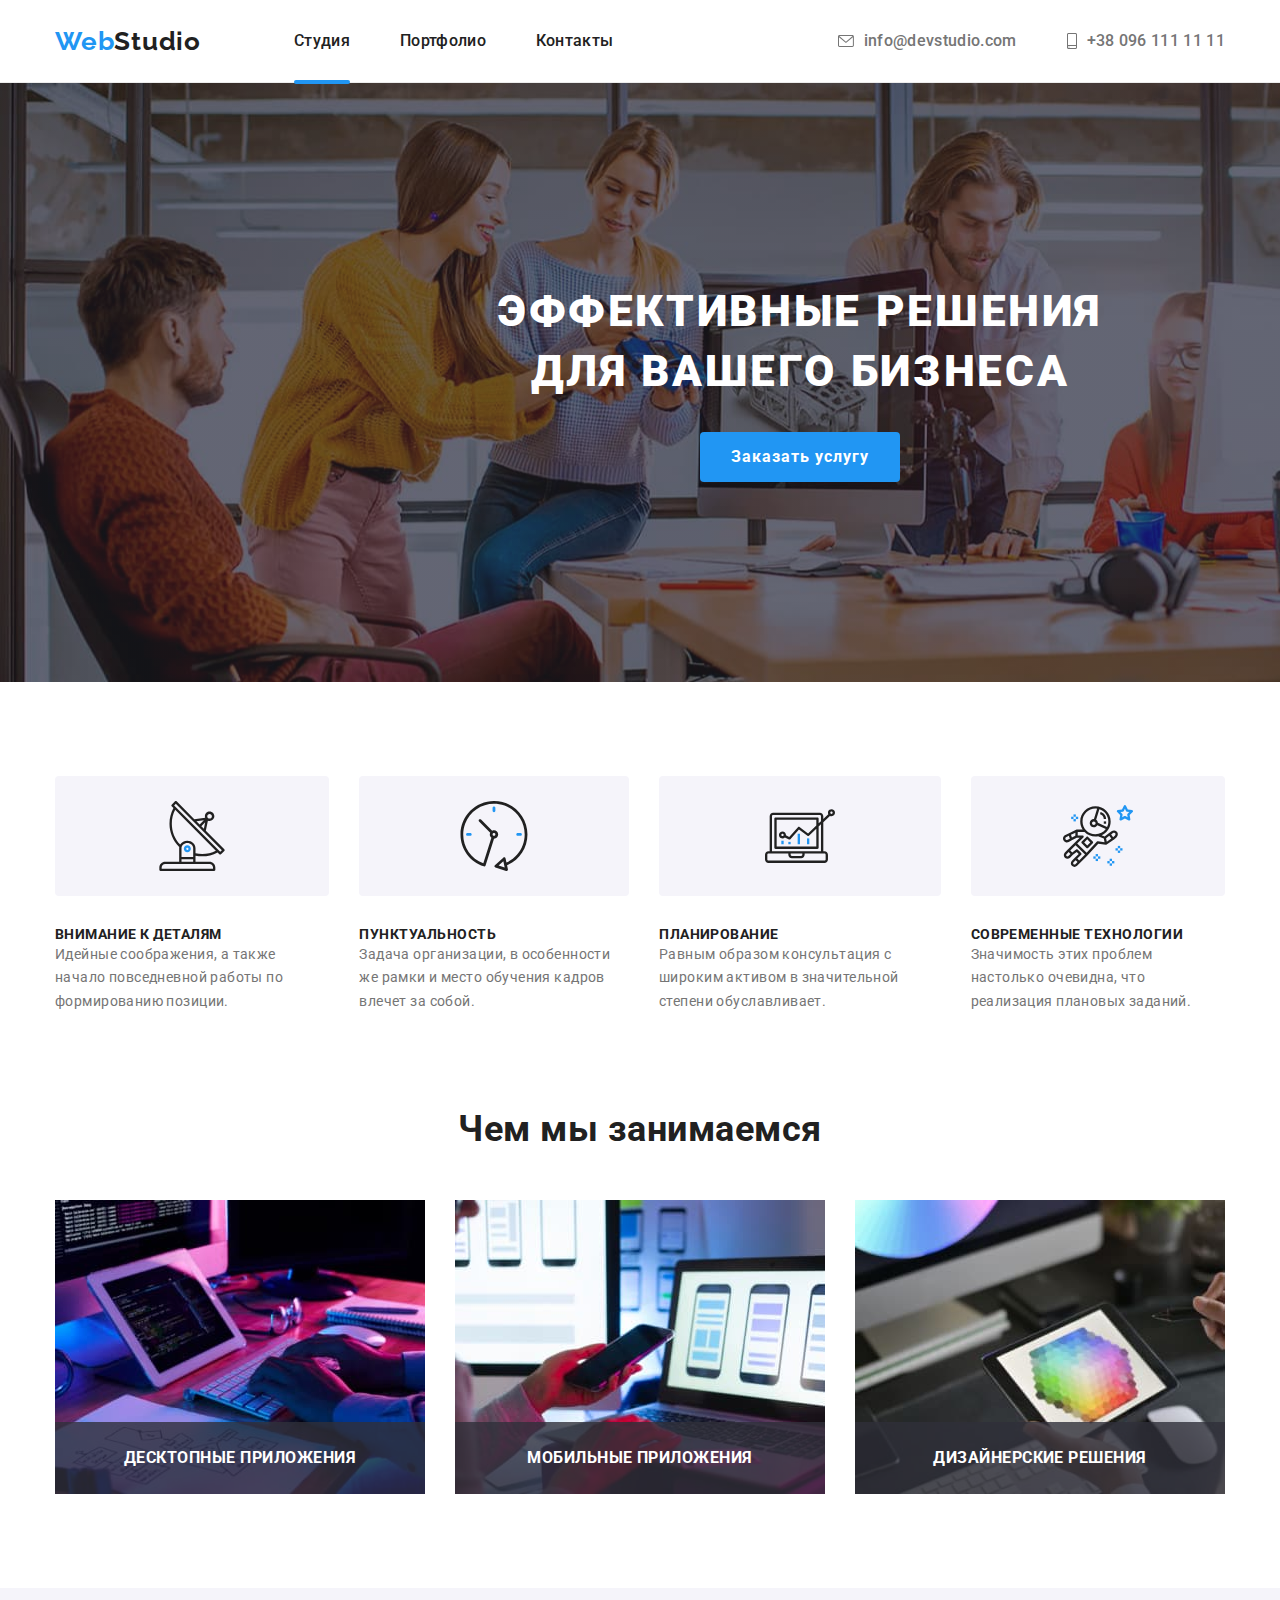
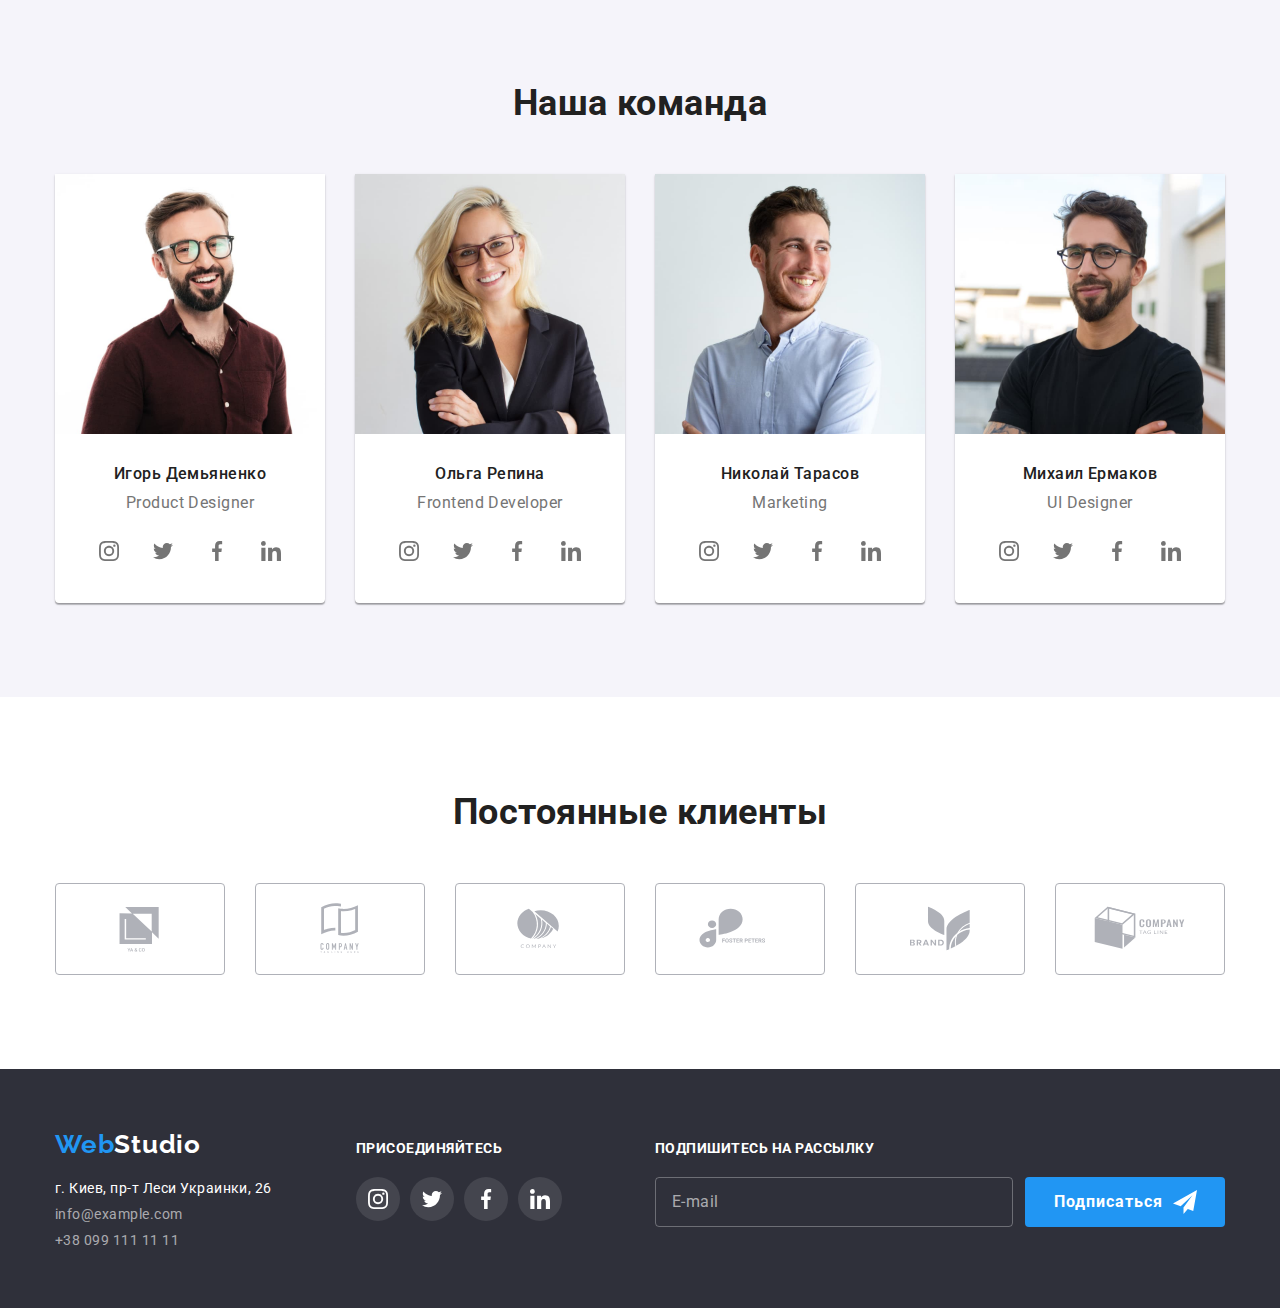
<file: index.html>
<!DOCTYPE html>
<html lang="ru">

<head>
    <meta charset="UTF-8">
    <meta http-equiv="X-UA-Compatible" content="IE=edge">
    <meta name="viewport" content="width=device-width, initial-scale=1.0">
    <title>Document</title>
    <link rel="preconnect" href="https://fonts.googleapis.com">
    <link rel="preconnect" href="https://fonts.gstatic.com" crossorigin>
    <link
        href="https://fonts.googleapis.com/css2?family=Raleway:wght@700&family=Roboto:wght@400;500;700;900&display=swap"
        rel="stylesheet">
    <link rel="stylesheet" href="./css/main.min.css">
</head>
<body>
    <!-- header -->
    <header class="header">
        <div class="container header__container">
            <a class="logo header__logo" href="./index.html"> Web<span class="header-logo__accent">Studio</span></a>
            <!-- navigation -->
            <nav class="header-nav">
                <ul class="header-nav__list">
                    <li class="header-nav__item">
                        <a class="header-nav__link header-nav__link--current" href="./index.html">Студия</a>
                    </li>
                    <li class="header-nav__item">
                        <a class="header-nav__link " href="./portfolio.html">Портфолио</a>
                    </li>
                    <li class="header-nav__item">
                        <a class="header-nav__link " href="">Контакты</a>
                    </li>
                </ul>
            </nav>
            <!-- contacts -->
            <ul class="header-contact" >
                <li class="header-contact__item" >                    
                    <a class="header-contact__link" href="mailto:info@devstudio.com">
                            <svg class="header-contact__icon" width="16px" height="12px">
                                <use href="./img-vect/sprite.svg#icon-envelope"></use>
                            </svg>                    
                        info@devstudio.com
                    </a>
                </li>
                <li class="header-contact__item header-list">
                    <a class="header-contact__link" href="tel:+380961111111">
                        <svg class="header-contact__icon" width="10px" height="16px">
                            <use href="./img-vect/sprite.svg#icon-smartphone"></use>
                        </svg>
                        +38 096 111 11 11
                    </a>
                </li>                
            </ul>
        </div>
    </header>
    <!-- main_content -->
    <main>
        <!-- hero_section -->
        <section class="hero">
            <div class="container">
                <h1 class="hero__title ">Эффективные решения для вашего бизнеса</h1>
                <button data-modal-open class="button" type="button">Заказать услугу</button>
            </div>
        </section>
        <!-- our_features -->
        <section class="section ">
            <div class="container">
                <h2 class="section__title section__title--visually-hidden">Наши особенности</h2>
                <ul class="features">
                    <li class="features__item ">
                        <div class="features__block">
                            <svg class="features__icon">
                                <use href="./img-vect/sprite.svg#icon-antenna">
                                </use>
                            </svg>
                        </div>
                        <h3 class="features__title">Внимание к деталям</h3>
                        <p class="features__text">Идейные соображения, а также начало повседневной работы по формированию
                            позиции.</p>
                    </li>
                    <li class="features__item ">
                        <div class="features__block">
                            <svg class="features__icon">
                                <use href="./img-vect/sprite.svg#icon-clock">
                                </use>
                            </svg>
                        </div>
                        <h3 class="features__title">Пунктуальность</h3>
                        <p class="features__text">Задача организации, в особенности же рамки и место обучения кадров
                            влечет за собой.</p>
                    </li>
                    <li class="features__item ">
                        <div class="features__block">
                            <svg class="features__icon">
                                <use href="./img-vect/sprite.svg#icon-diagram">
                                </use>
                            </svg>
                        </div>
                        <h3 class="features__title">Планирование</h3>
                        <p class="features__text">Равным образом консультация с широким активом в значительной степени
                            обуславливает.</p>
                    </li>
                    <li class="features__item ">
                        <div class="features__block">
                            <svg class="features__icon">
                                <use href="./img-vect/sprite.svg#icon-astronaut">
                                </use>
                            </svg>
                        </div>
                        <h3 class="features__title">Современные технологии</h3>
                        <p class="features__text">Значимость этих проблем настолько очевидна, что реализация плановых
                            заданий.</p>
                    </li>
                </ul>
            </div>
        </section>
<!-- our_actions -->
        <section class="section section--no-padding-top">
            <div class="container">
                <h2 class="section__title">Чем мы занимаемся</h2>
                <ul class="actions">
                    <li class="actions__item"><img src="./img-rast/action1.jpg" alt="Планшет" width="370">
                        <div class="actions__block">
                            <p class="actions__description">Десктопные приложения</p>
                        </div>
                    </li>
                    <li class="actions__item"><img src="./img-rast/action2.jpg" alt="Планшет" width="370">
                        <div class="actions__block">
                            <p class="actions__description">Мобильные приложения</p>
                        </div>
                    </li>
                    <li class="actions__item"><img src="./img-rast/action3.jpg" alt="Планшет" width="370">
                        <div class="actions__block">
                            <p class="actions__description">Дизайнерские решения</p>
                        </div>
                    </li>
                </ul>
            </div>
        </section>
<!-- our_team -->
        <section class="section section--team-background">
            <div class="container">
                <h2 class="section__title"> Наша команда</h2>
                <ul class="team">
                    <li class="team__item">
                        <img class="team__photo" src="./img-rast/member1.jpg" alt="Игорь Демьяненко" width="270">
                        <div class="team__detail">
                            <h3 class="team__title">Игорь Демьяненко</h3>
                            <p class="team__text">Product Designer</p>
                        <ul class="social">
                            <li class="social_item">
                                <a class="social__link" href="">
                                    <svg width="20" height="20">
                                        <use href="./img-vect/sprite.svg#icon-instagram"></use> 
                                    </svg>
                                </a>
                            </li>
                            <li class="social_item">
                                <a class="social__link" href="">
                                    <svg width="20" height="20">
                                        <use href="./img-vect/sprite.svg#icon-twitter"></use>
                                    </svg>
                                </a>
                            </li>
                            <li class="social_item">
                                <a class="social__link" href="">
                                    <svg width="20" height="20">
                                        <use href="./img-vect/sprite.svg#icon-facebook"></use>
                                    </svg>
                                </a>
                            </li>
                            <li class="social_item">
                                <a class="social__link" href="">
                                    <svg width="20" height="20">
                                        <use href="./img-vect/sprite.svg#icon-linkedin"></use>
                                    </svg>
                                </a>
                            </li>

                        </ul>
                        </div>                     
                    </li>
                    <li class="team__item">
                        <img class="team__photo" src="./img-rast/member2.jpg" alt="Ольга Репина" width="270">
                        <div class="team__detail">
                            <h3 class="team__title">Ольга Репина</h3>
                            <p class="team__text">Frontend Developer</p>
                        <ul class="social">
                            <li class="social_item">
                                <a class="social__link" href="">
                                    <svg width="20" height="20">
                                        <use href="./img-vect/sprite.svg#icon-instagram"></use>
                                    </svg>
                                </a>
                            </li>
                            <li class="social_item">
                                <a class="social__link" href="">
                                    <svg width="20" height="20">
                                        <use href="./img-vect/sprite.svg#icon-twitter"></use>
                                    </svg>
                                </a>
                            </li>
                            <li class="social_item">
                                <a class="social__link" href="">
                                    <svg width="20" height="20">
                                        <use href="./img-vect/sprite.svg#icon-facebook"></use>
                                    </svg>
                                </a>
                            </li>
                            <li class="social_item">
                                <a class="social__link" href="">
                                    <svg width="20" height="20">
                                        <use href="./img-vect/sprite.svg#icon-linkedin"></use>
                                    </svg>
                                </a>
                            </li>
                        
                        </ul>
                        </div>
                    </li>
                    <li class="team__item">
                        <img class="team__photo" src="./img-rast/member3.jpg" alt="Николай Тарасов" width="270">
                        <div class="team__detail">
                            <h3 class="team__title">Николай Тарасов</h3>
                            <p class="team__text">Marketing</p>
                        <ul class="social">
                            <li class="social_item">
                                <a class="social__link" href="">
                                    <svg width="20" height="20">
                                        <use href="./img-vect/sprite.svg#icon-instagram"></use>
                                    </svg>
                                </a>
                            </li>
                            <li class="social_item">
                                <a class="social__link" href="">
                                    <svg width="20" height="20">
                                        <use href="./img-vect/sprite.svg#icon-twitter"></use>
                                    </svg>
                                </a>
                            </li>
                            <li class="social_item">
                                <a class="social__link" href="">
                                    <svg width="20" height="20">
                                        <use href="./img-vect/sprite.svg#icon-facebook"></use>
                                    </svg>
                                </a>
                            </li>
                            <li class="social_item">
                                <a class="social__link" href="">
                                    <svg width="20" height="20">
                                        <use href="./img-vect/sprite.svg#icon-linkedin"></use>
                                    </svg>
                                </a>
                            </li>
                        
                        </ul>
                        </div>
                    </li>
                    <li class="team__item">
                        <img class="team__photo" src="./img-rast/member4.jpg" alt="Михаил Ермаков" width="270">
                        <div class="team__detail">
                            <h3 class="team__title">Михаил Ермаков</h3>
                            <p class="team__text">UI Designer</p>
                        <ul class="social">
                            <li class="social_item">
                                <a class="social__link" href="">
                                    <svg width="20" height="20">
                                        <use href="./img-vect/sprite.svg#icon-instagram"></use>
                                    </svg>
                                </a>
                            </li>
                            <li class="social_item">
                                <a class="social__link" href="">
                                    <svg width="20" height="20">
                                        <use href="./img-vect/sprite.svg#icon-twitter"></use>
                                    </svg>
                                </a>
                            </li>
                            <li class="social_item">
                                <a class="social__link" href="">
                                    <svg width="20" height="20">
                                        <use href="./img-vect/sprite.svg#icon-facebook"></use>
                                    </svg>
                                </a>
                            </li>
                            <li class="social_item">
                                <a class="social__link" href="">
                                    <svg width="20" height="20">
                                        <use href="./img-vect/sprite.svg#icon-linkedin"></use>
                                    </svg>
                                </a>
                            </li>
                        
                        </ul>
                        </div>
                    </li>
                </ul>
            </div>
        </section>
<!-- Our clients -->
        <section class="section">
            <div class="container ">
                <h2 class="section__title">Постоянные клиенты</h2>
                <ul class="client">
                    <li class="client__item">
                        <a class="client__link" href="">
                            <svg class="client__icon">
                                <use href="./img-vect/sprite.svg#icon-company-1"></use>
                            </svg>
                        </a>
                    </li>
                    <li class="client__item">
                        <a class="client__link" href="">                                <svg class="client__icon">
                                    <use href="./img-vect/sprite.svg#icon-company-2"></use>
                                </svg>                        </a>
                    </li>
                    <li class="client__item">
                        <a class="client__link" href="">                                <svg class="client__icon">
                                    <use href="./img-vect/sprite.svg#icon-company-3"></use>
                                </svg>                        </a>
                    </li>
                    <li class="client__item">
                        <a class="client__link" href="">                                <svg class="client__icon">
                                    <use href="./img-vect/sprite.svg#icon-company-4"></use>
                                </svg>                        </a>
                    </li>
                    <li class="client__item">
                        <a class="client__link" href="">                                
                            <svg class="client__icon">
                                    <use href="./img-vect/sprite.svg#icon-company-5"></use>
                                </svg>                        </a>
                    </li>
                    <li class="client__item">
                        <a class="client__link" href="">                                <svg class="client__icon">
                                    <use href="./img-vect/sprite.svg#icon-company-6"></use>
                                </svg>                        </a>
                    </li>
                </ul>
           </div>
        </section>
    </main>
    <!-- footer -->
    <footer class="footer">
        <div class="footer__container container">
            <div>
                <a class="logo footer__logo" href="./index.html"> Web<span class="footer-logo__accent">Studio</span></a>
                <address class="footer-contacts">
                    <ul class="footer-contacts__list">
                        <li class="footer-contacts__item"><a class="footer-contacts__data footer-contacts__data--color" href="https://goo.gl/maps/ktapFahStS3y24yC7">г.
                                Киев, пр-т Леси Украинки, 26</a>
                        <li class="footer-contacts__item"><a class="footer-contacts__data" href="mailto:info@example.com">info@example.com</a>
                        </li>
                        <li class="footer-contacts__item"><a class="footer-contacts__data" href="tel:+380991111111"> +38 099 111 11 11</a>
                        </li>
                    </ul>
                </address>
            </div>
            <div class="wellcom-block">
                <h3 class="wellcom-block__title">присоединяйтесь</h3>
                <ul class="social" >
                    <li class="social_item "> 
                        <a class="social__link" href="">
                        <svg width="20" height="20">
                            <use href="./img-vect/sprite.svg#icon-instagram"> </use>
                        </svg>
                        </a>
                    </li>
                    <li class="social_item">
                        <a class="social__link" href="">
                            <svg width="20" height="20">
                                <use href="./img-vect/sprite.svg#icon-twitter"> </use>
                            </svg>
                        </a>
                    </li>
                    <li class="social_item ">
                        <a class="social__link" href="">
                            <svg width="20" height="20">
                                <use href="./img-vect/sprite.svg#icon-facebook"> </use>
                            </svg>
                        </a>
                    </li>
                    <li class="social_item ">
                        <a class="social__link" href="">
                            <svg width="20" height="20">
                                <use href="./img-vect/sprite.svg#icon-linkedin"> </use>
                            </svg>
                        </a>
                    </li>
                </ul>
            </div>
<!-- Subscription -->
            <div class="subscription">
                <h3 class="subscription__title">Подпишитесь на рассылку</h3>
                <form class="subscription__form">
                    <label class="subscription__label" for="email"></label>
                    <input class="subscription__input" type="email" name="subscription" id="email" placeholder="E-mail" />
                    <button class="button subscription-button" type="submit">
                        Подписаться
                        <svg class="subscription-button__icon" width="24" height="24">
                            <use class="subscription-button__svg" href="./img-vect/sprite.svg#icon-send"></use>
                        </svg>
                    </button>
                </form>
            </div>
        </div>
    </footer>
<!-- Модальное окно -->
    <div class="backdrop backdrop--is-hidden" data-modal >
        <div class="modal">
            <h3 class="modal__title">Оставьте свои данные, мы вам перезвоним</h3>
            <form class="modal__form">
                <ul class="modal__list">
                    <li class="modal__item">
                        <label class="modal__label"> Имя
                            <input class="modal__frame" type="text" placeholder=" " name="name">
                            <svg class="modal__icon">
                                <use class="modal__svg" href="./img-vect/sprite.svg#person-modal"></use>
                            </svg>
                        </label>
                    </li>
                    <li class="modal__item">
                        <label class="modal__label">Телефон                                
                            <input class="modal__frame" type="tel" name="tel">
                            <svg class="modal__icon">
                                <use class="modal__svg" href="./img-vect/sprite.svg#phone-modal"></use>
                            </svg>
                        </label>
                    </li>
                    <li class="modal__item">
                        <label class="modal__label">Почта
                            <input class="modal__frame" type="email" name="email">
                            <svg class="modal__icon">
                                <use class="modal__svg" href="./img-vect/sprite.svg#email-modal"></use>
                            </svg>
                        </label>
                    </li>
                    <li class="modal__item">
                        <label class="modal__label" >
                            Комментарий
                            <textarea class="modal__frame modal__textarea"name="comment"cols="10"rows="5"placeholder="Введите текст"></textarea>
                        </label>
                    </li>
                </ul>
                    <label class="checkbox">
                        <input class="checkbox__input" type="checkbox" name="policy">
                        <svg class="checkbox__icon" width="16px" height="15px">
                            <use href="./img-vect/sprite.svg#checkbox-border"></use>
                        </svg>
                        <span class="checkbox__text">Соглашаюсь с рассылкой и принимаю <a class="checkbox__text--accent" href="">Условия договора</a> </span>
                    </label>
                    <button class="button modal-button-submit" type="submit">Отправить</button>
            </form>
            <button data-modal-close class="modal-button-close" type="button">
                <svg class="modal-button-close__icon" width="18" height="18">
                    <use href="./img-vect/sprite.svg#icon-close"> </use>
                </svg>
            </button>
        </div>
    </div>
<!-- подключение файла JavaScript -->
<script src="./js/modal.js"> </script>
</body>

</html>
</file>
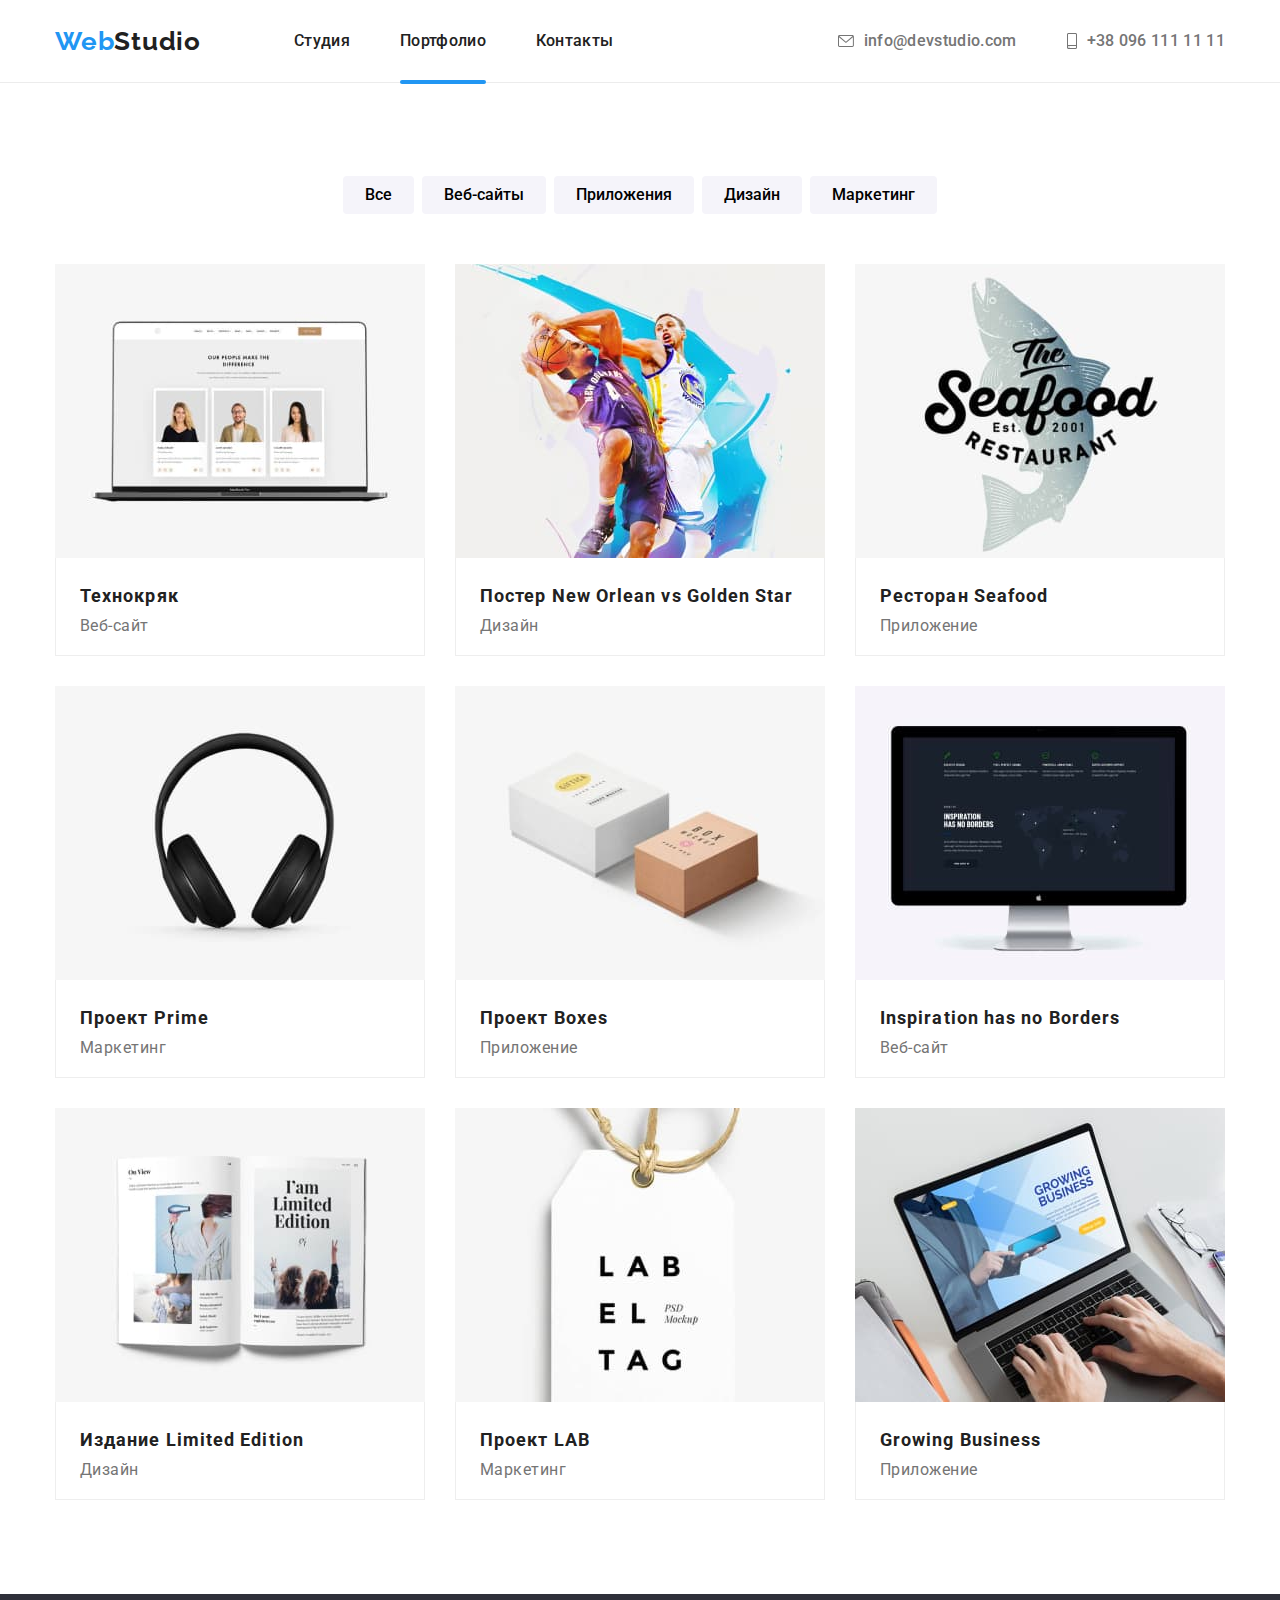
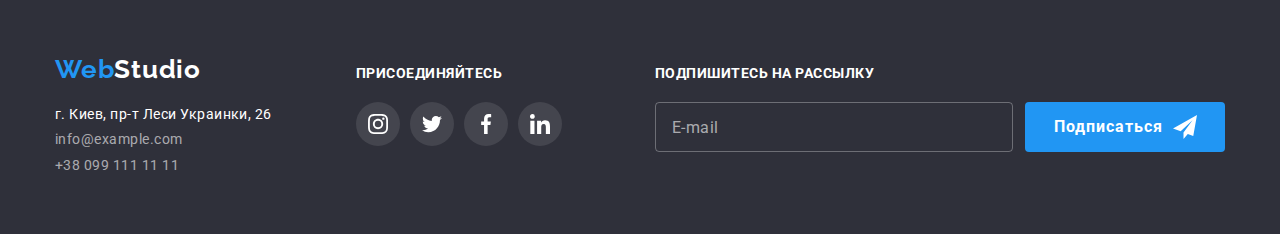
<file: portfolio.html>
<!DOCTYPE html>
<html lang="ru">

<head>
    <meta charset="UTF-8">
    <meta http-equiv="X-UA-Compatible" content="IE=edge">
    <meta name="viewport" content="width=device-width, initial-scale=1.0">
    <title>Document</title>
    <link rel="preconnect" href="https://fonts.googleapis.com">
    <link rel="preconnect" href="https://fonts.gstatic.com" crossorigin>
    <link
        href="https://fonts.googleapis.com/css2?family=Raleway:wght@700&family=Roboto:wght@400;500;700;900&display=swap"
        rel="stylesheet">
    <link rel="stylesheet" href="./css/main.min.css">
</head>

<body>
    <!-- header -->
    <header class="header">
        <div class="container header__container">
            <a class="logo header__logo" href="./index.html"> Web<span class="header-logo__accent">Studio</span></a>
            <!-- navigation -->
            <nav class="header-nav">
                <ul class="header-nav__list">
                    <li class="header-nav__item">
                        <a class="header-nav__link " href="./index.html">Студия</a>
                    </li>
                    <li class="header-nav__item">
                        <a class="header-nav__link header-nav__link--current" href="./portfolio.html">Портфолио</a>
                    </li>
                    <li class="header-nav__item">
                        <a class="header-nav__link " href="">Контакты</a>
                    </li>
                </ul>
            </nav>
            <!-- contacts -->
            <ul class="header-contact">
                <li class="header-contact__item">
                    <a class="header-contact__link" href="mailto:info@devstudio.com">
                        <svg class="header-contact__icon" width="16px" height="12px">
                            <use href="./img-vect/sprite.svg#icon-envelope"></use>
                        </svg>
                        info@devstudio.com
                    </a>
                </li>
                <li class="header-contact__item header-list">
                    <a class="header-contact__link" href="tel:+380961111111">
                        <svg class="header-contact__icon" width="10px" height="16px">
                            <use href="./img-vect/sprite.svg#icon-smartphone"></use>
                        </svg>
                        +38 096 111 11 11
                    </a>
                </li>
            </ul>
        </div>
    </header>
<!-- our projects -->
    <main>
        <section class="section">
            <div class="container">
                <h1 class="section__title section__title--visually-hidden">Наши проекты</h1>
                <ul class="button-block">
                    <li class="button-block__item"><button class="button-block__object" type="button">Вce</button></li>
                    <li class="button-block__item"><button class="button-block__object" type="button">Веб-сайты</button></li>
                    <li class="button-block__item"><button class="button-block__object" type="button">Приложения</button></li>
                    <li class="button-block__item"><button class="button-block__object" type="button">Дизайн</button></li>
                    <li class="button-block__item"><button class="button-block__object" type="button">Маркетинг</button></li>
                </ul>
                <ul class="projects">
                    <li class="projects__item">
                        <a class="projects-sample" href="">
                            <div class="projects-sample__pic-block ">
                                <img src="./img-rast/project1.jpg" alt="Ноутбук" width="370">
                                <p class="projects-sample__pic-block--overlay">Ресурс предлагает комплексные предложения с разным уровнем функционала и сервисов. Все
                                это позволит посетителю получить
                                исчерпывающие сведения по компании или частном лице.</p>
                            </div>
                            <div class="projects-sample__title">
                                <h2 class="projects-sample__name">Технокряк</h2>
                                <p class="projects-sample__direction">Веб-сайт</p>
                            </div>
                        </a>
                    </li>
                    
                    <li class="projects__item">
                        <a  class="projects-sample" href="">
                            <div class="projects-sample__pic-block ">
                                <img src="./img-rast/project2.jpg" alt="Баскетбол" width="370">
                                <p class="projects-sample__pic-block--overlay">Ресурс предлагает комплексные предложения с разным уровнем функционала и сервисов. Все
                                это позволит посетителю получить
                                исчерпывающие сведения по компании или частном лице.</p>
                            </div>
                            <div class="projects-sample__title">
                                <h2 class="projects-sample__name">Постер New Orlean vs Golden Star</h2>
                                <p class="projects-sample__direction">Дизайн</p>
                            </div>
                        </a>
                    </li>
                    <li class="projects__item">
                        <a  class="projects-sample" href="">
                            <div class="projects-sample__pic-block ">
                                <img src="./img-rast/project3.jpg" alt="Рыба" width="370">
                                <p class="projects-sample__pic-block--overlay">Ресурс предлагает комплексные предложения с разным уровнем функционала и сервисов. Все
                                это позволит посетителю получить
                                исчерпывающие сведения по компании или частном лице.</p>
                            </div>
                            <div class="projects-sample__title">
                                <h2 class="projects-sample__name">Ресторан Seafood</h2>
                                <p class="projects-sample__direction">Приложение</p>
                            </div>
                        </a>
                    </li>
                    <li class="projects__item">
                        <a  class="projects-sample" href="">
                            <div class="projects-sample__pic-block ">
                                <img src="./img-rast/project4.jpg" alt="Наушники" width="370">
                                <p class="projects-sample__pic-block--overlay">Ресурс предлагает комплексные предложения с разным уровнем функционала и сервисов. Все
                                это позволит посетителю получить
                                исчерпывающие сведения по компании или частном лице.</p>
                            </div>
                            <div class="projects-sample__title">
                                <h2 class="projects-sample__name">Проект Prime</h2>
                                <p class="projects-sample__direction">Маркетинг</p>
                            </div>
                        </a>
                    </li>
                    <li class="projects__item">
                        <a  class="projects-sample" href="">
                            <div class="projects-sample__pic-block ">
                                <img src="./img-rast/project5.jpg" alt="Короба" width="370">
                                <p class="projects-sample__pic-block--overlay">Ресурс предлагает комплексные предложения с разным уровнем функционала и сервисов. Все
                                это позволит посетителю получить
                                исчерпывающие сведения по компании или частном лице.</p>
                            </div>
                            <div class="projects-sample__title">
                                <h2 class="projects-sample__name">Проект Boxes</h2>
                                <p class="projects-sample__direction">Приложение</p>
                            </div>
                        </a>
                    </li>
                    <li class="projects__item">
                        <a  class="projects-sample" href="">
                            <div class="projects-sample__pic-block ">
                                <img src="./img-rast/project6.jpg" alt="Монитор" width="370">
                                <p class="projects-sample__pic-block--overlay">Ресурс предлагает комплексные предложения с разным уровнем функционала и сервисов. Все
                                это позволит посетителю получить
                                исчерпывающие сведения по компании или частном лице.</p>
                            </div>
                            <div class="projects-sample__title">
                                <h2 class="projects-sample__name">Inspiration has no Borders</h2>
                                <p class="projects-sample__direction">Веб-сайт</p>
                            </div>
                        </a>
                    </li>
                    <li class="projects__item">
                        <a  class="projects-sample" href="">
                            <div class="projects-sample__pic-block ">
                                <img src="./img-rast/project7.jpg" alt="Журнал" width="370">
                                <p class="projects-sample__pic-block--overlay">Ресурс предлагает комплексные предложения с разным уровнем функционала и сервисов. Все
                                это позволит посетителю получить
                                исчерпывающие сведения по компании или частном лице.</p>
                            </div>
                            <div class="projects-sample__title">
                                <h2 class="projects-sample__name">Издание Limited Edition</h2>
                                <p class="projects-sample__direction">Дизайн</p>
                            </div>
                        </a>
                    </li>
                    <li class="projects__item">
                        <a  class="projects-sample" href="">
                            <div class="projects-sample__pic-block ">
                                <img src="./img-rast/project8.jpg" alt="Ярлык" width="370">
                                <p class="projects-sample__pic-block--overlay">Ресурс предлагает комплексные предложения с разным уровнем функционала и сервисов. Все
                                это позволит посетителю получить
                                исчерпывающие сведения по компании или частном лице.</p>
                            </div>
                            <div class="projects-sample__title">
                                <h2 class="projects-sample__name">Проект LAB</h2>
                                <p class="projects-sample__direction">Маркетинг</p>
                            </div>
                        </a>
                    </li>
                    <li class="projects__item">
                        <a class="projects-sample" href="">
                            <div class="projects-sample__pic-block ">
                                <img src="./img-rast/project9.jpg" alt="Ноутбук" width="370">
                                <p class="projects-sample__pic-block--overlay">Ресурс предлагает комплексные предложения с разным уровнем функционала и сервисов. Все
                                это позволит посетителю получить
                                исчерпывающие сведения по компании или частном лице.</p>
                            </div>
                            <div class="projects-sample__title">
                                <h2 class="projects-sample__name">Growing Business</h2>
                                <p class="projects-sample__direction">Приложение</p>
                            </div>
                        </a>
                    </li>
                </ul>
            </div>
        </section>
    </main>
    <!-- footer -->
    <footer class="footer">
        <div class="footer__container container">
            <div>
                <a class="logo footer__logo" href="./index.html"> Web<span class="footer-logo__accent">Studio</span></a>
                <address class="footer-contacts">
                    <ul class="footer-contacts__list">
                        <li class="footer-contacts__item"><a class="footer-contacts__data footer-contacts__data--color"
                                href="https://goo.gl/maps/ktapFahStS3y24yC7">г.
                                Киев, пр-т Леси Украинки, 26</a>
                        <li class="footer-contacts__item"><a class="footer-contacts__data"
                                href="mailto:info@example.com">info@example.com</a>
                        </li>
                        <li class="footer-contacts__item"><a class="footer-contacts__data" href="tel:+380991111111"> +38 099
                                111 11 11</a>
                        </li>
                    </ul>
                </address>
            </div>
            <div class="wellcom-block">
                <h3 class="wellcom-block__title">присоединяйтесь</h3>
                <ul class="social">
                    <li class="social_item ">
                        <a class="social__link" href="">
                            <svg width="20" height="20">
                                <use href="./img-vect/sprite.svg#icon-instagram"> </use>
                            </svg>
                        </a>
                    </li>
                    <li class="social_item">
                        <a class="social__link" href="">
                            <svg width="20" height="20">
                                <use href="./img-vect/sprite.svg#icon-twitter"> </use>
                            </svg>
                        </a>
                    </li>
                    <li class="social_item ">
                        <a class="social__link" href="">
                            <svg width="20" height="20">
                                <use href="./img-vect/sprite.svg#icon-facebook"> </use>
                            </svg>
                        </a>
                    </li>
                    <li class="social_item ">
                        <a class="social__link" href="">
                            <svg width="20" height="20">
                                <use href="./img-vect/sprite.svg#icon-linkedin"> </use>
                            </svg>
                        </a>
                    </li>
                </ul>
            </div>
            <!-- Subscription -->
            <div class="subscription">
                <h3 class="subscription__title">Подпишитесь на рассылку</h3>
                <form class="subscription__form">
                    <label class="subscription__label" for="email"></label>
                    <input class="subscription__input" type="email" name="subscription" id="email" placeholder="E-mail" />
                    <button class="button subscription-button" type="submit">
                        Подписаться
                        <svg class="subscription-button__icon" width="24" height="24">
                            <use class="subscription-button__svg" href="./img-vect/sprite.svg#icon-send"></use>
                        </svg>
                    </button>
                </form>
            </div>
        </div>
    </footer>
</body>

</html>
</file>
<file: css/main.min.css>
/*! normalize.css v8.0.1 | MIT License | github.com/necolas/normalize.css */html{line-height:1.15;-webkit-text-size-adjust:100%}body{margin:0}main{display:block}h1{font-size:2em;margin:0.67em 0}hr{-webkit-box-sizing:content-box;box-sizing:content-box;height:0;overflow:visible}pre{font-family:monospace, monospace;font-size:1em}a{background-color:transparent}abbr[title]{border-bottom:none;text-decoration:underline;-webkit-text-decoration:underline dotted;text-decoration:underline dotted}b,strong{font-weight:bolder}code,kbd,samp{font-family:monospace, monospace;font-size:1em}small{font-size:80%}sub,sup{font-size:75%;line-height:0;position:relative;vertical-align:baseline}sub{bottom:-0.25em}sup{top:-0.5em}img{border-style:none}button,input,optgroup,select,textarea{font-family:inherit;font-size:100%;line-height:1.15;margin:0}button,input{overflow:visible}button,select{text-transform:none}button,[type='button'],[type='reset'],[type='submit']{-webkit-appearance:button}button::-moz-focus-inner,[type='button']::-moz-focus-inner,[type='reset']::-moz-focus-inner,[type='submit']::-moz-focus-inner{border-style:none;padding:0}button:-moz-focusring,[type='button']:-moz-focusring,[type='reset']:-moz-focusring,[type='submit']:-moz-focusring{outline:1px dotted ButtonText}fieldset{padding:0.35em 0.75em 0.625em}legend{-webkit-box-sizing:border-box;box-sizing:border-box;color:inherit;display:table;max-width:100%;padding:0;white-space:normal}progress{vertical-align:baseline}textarea{overflow:auto}[type='checkbox'],[type='radio']{-webkit-box-sizing:border-box;box-sizing:border-box;padding:0}[type='number']::-webkit-inner-spin-button,[type='number']::-webkit-outer-spin-button{height:auto}[type='search']{-webkit-appearance:textfield;outline-offset:-2px}[type='search']::-webkit-search-decoration{-webkit-appearance:none}::-webkit-file-upload-button{-webkit-appearance:button;font:inherit}details{display:block}summary{display:list-item}template{display:none}[hidden]{display:none}*,*::before,*::after{-webkit-box-sizing:border-box;box-sizing:border-box}ul,h1,h2,h3,h4,p{margin:0;padding:0;list-style:none}body{font-family:roboto, sans-serif;background-color:#fff;line-height:1.2;letter-spacing:0.03em;color:#212121;list-style:none;margin:0}img{display:block;max-width:100%;height:auto}.container{width:1200px;margin-left:auto;margin-right:auto;padding-left:15px;padding-right:15px}.section{padding-bottom:94px;padding-top:94px}.section--no-padding-top{padding-top:0}.section__title{margin-bottom:50px;font-size:36px;line-height:1.17;text-align:center}.section__title--visually-hidden{position:absolute;width:1px;height:1px;margin:-1px;border:0;padding:0;white-space:nowrap;-webkit-clip-path:inset(100%);clip-path:inset(100%);clip:rect(0 0 0 0);overflow:hidden}.section--team-background{background-color:#f5f4fa}.logo{font-size:26px;font-family:'Raleway', sans-serif;font-weight:700;letter-spacing:0.03em;text-decoration:none;color:#2196f3}.header__logo{margin-right:93px}.header-logo__accent{color:#212121}.footer__logo{display:inline-block;margin-bottom:20px}.footer-logo__accent{color:#fff}.header{outline:1px solid #ececec}.header__container{display:-webkit-box;display:-ms-flexbox;display:flex;-webkit-box-align:center;-ms-flex-align:center;align-items:center}.header-nav__list{display:-webkit-box;display:-ms-flexbox;display:flex}.header-nav__item{position:relative}.header-nav__item:not(:first-child){margin-left:50px}.header-nav__link{padding:32px 0;display:-webkit-box;display:-ms-flexbox;display:flex;text-decoration:none;font-weight:500;color:inherit;letter-spacing:0.02em;line-height:1.14;-webkit-transition:color 250ms cubic-bezier(0.4, 0, 0.2, 1),fill 250ms cubic-bezier(0.4, 0, 0.2, 1);transition:color 250ms cubic-bezier(0.4, 0, 0.2, 1),fill 250ms cubic-bezier(0.4, 0, 0.2, 1)}.header-nav__link--current::after{position:absolute;content:'';width:100%;height:4px;bottom:-1.5px;border-radius:4px;background-color:#2196f3;opacity:1}.header-nav__link:hover,.header-nav__link:focus{color:#2196f3}.header-contact{padding:0;display:-webkit-box;display:-ms-flexbox;display:flex;margin-left:auto}.header-contact__item:not(:first-child){margin-left:50px}.header-contact__link{display:-webkit-box;display:-ms-flexbox;display:flex;-webkit-box-align:center;-ms-flex-align:center;align-items:center;color:#757575;fill:#757575;padding:32px 0;display:flex;text-decoration:none;font-weight:500;letter-spacing:0.02em;line-height:1.14;-webkit-transition:color 250ms cubic-bezier(0.4, 0, 0.2, 1),fill 250ms cubic-bezier(0.4, 0, 0.2, 1);transition:color 250ms cubic-bezier(0.4, 0, 0.2, 1),fill 250ms cubic-bezier(0.4, 0, 0.2, 1)}.header-contact__link:hover,.header-contact__link:focus{fill:#2196f3;color:#2196f3}.header-contact__icon{margin-right:10px;border:0;list-style:none}.hero{text-align:center;padding-top:200px;padding-bottom:200px;margin-left:auto;margin-right:auto;width:1600px;background-image:-webkit-gradient(linear, left top, right top, from(rgba(47,48,58,0.4)), to(rgba(47,48,58,0.4))),url("../img-rast/hero.jpg");background-image:linear-gradient(to right, rgba(47,48,58,0.4), rgba(47,48,58,0.4)),url("../img-rast/hero.jpg")}.hero__title{width:696px;margin-bottom:30px;margin-right:auto;margin-left:auto;color:#fff;font-weight:900;font-size:44px;line-height:1.36;letter-spacing:0.06em;text-transform:uppercase}.actions{padding-top:0;display:-webkit-box;display:-ms-flexbox;display:flex}.actions .actions__item{position:relative}.actions .actions__item:not(:first-child){margin-left:30px}.actions .actions__block{position:absolute;bottom:0;display:-webkit-box;display:-ms-flexbox;display:flex;-webkit-box-pack:center;-ms-flex-pack:center;justify-content:center;-webkit-box-align:center;-ms-flex-align:center;align-items:center;width:100%;padding-bottom:27px;padding-top:27px;background-color:rgba(47,48,58,0.8)}.actions .actions__description{font-weight:700;line-height:calc(16 / 14);text-transform:uppercase;color:#fff}.features{display:-webkit-box;display:-ms-flexbox;display:flex}.features__item:not(:first-child){margin-left:30px}.features__block{display:-webkit-box;display:-ms-flexbox;display:flex;-webkit-box-pack:center;-ms-flex-pack:center;justify-content:center;background:#f5f4fa;height:120px;border-radius:4px;-webkit-box-align:center;-ms-flex-align:center;align-items:center;margin-bottom:30px}.features__icon{width:70px;height:70px}.features__title{text-transform:uppercase;font-size:14px}.features__text{color:#757575;line-height:1.7;font-size:14px;letter-spacing:0.03em}.team{display:-webkit-box;display:-ms-flexbox;display:flex}.team__item{background-color:#fff;border-radius:0px 0px 4px 4px;-webkit-box-shadow:0px 1px 3px rgba(0,0,0,0.12),0px 1px 1px rgba(0,0,0,0.14),0px 2px 1px rgba(0,0,0,0.2);box-shadow:0px 1px 3px rgba(0,0,0,0.12),0px 1px 1px rgba(0,0,0,0.14),0px 2px 1px rgba(0,0,0,0.2)}.team__item:not(:first-child){margin-left:30px}.team__detail{padding-top:30px;padding-bottom:30px}.team__title{text-align:center;margin-bottom:10px;font-weight:500;font-size:16px}.team__text{text-align:center;margin-bottom:16px;color:#757575}.client{display:-webkit-box;display:-ms-flexbox;display:flex;-webkit-box-pack:justify;-ms-flex-pack:justify;justify-content:space-between}.client__item{width:170px;height:92px}.client__link{height:100%;display:-webkit-box;display:-ms-flexbox;display:flex;-webkit-box-align:center;-ms-flex-align:center;align-items:center;-webkit-box-pack:center;-ms-flex-pack:center;justify-content:center;fill:#afb1b8;border:#afb1b8 1px solid;border-radius:4px;-webkit-transition:border 250ms cubic-bezier(0.4, 0, 0.2, 1),fill 250ms cubic-bezier(0.4, 0, 0.2, 1);transition:border 250ms cubic-bezier(0.4, 0, 0.2, 1),fill 250ms cubic-bezier(0.4, 0, 0.2, 1)}.client__link:hover,.client__link:focus{fill:#2196f3;border:#2196f3 1px solid}.client__icon{width:102px;height:60px}.footer{background-color:#2f303a;padding-top:60px;padding-bottom:60px}.footer__container{-webkit-box-align:baseline;-ms-flex-align:baseline;align-items:baseline;display:-webkit-box;display:-ms-flexbox;display:flex}.footer-contacts{width:231px}.footer-contacts__item{font-size:14px}.footer-contacts__item:not(:last-child){margin-bottom:9px}.footer-contacts__data{color:rgba(255,255,255,0.6);text-decoration:none;font-style:normal;-webkit-transition:color 250ms cubic-bezier(0.4, 0, 0.2, 1);transition:color 250ms cubic-bezier(0.4, 0, 0.2, 1)}.footer-contacts__data:hover,.footer-contacts__data:focus{color:#2196f3}.footer-contacts__data--color{color:#fff}.wellcom-block{color:#fff;margin-left:70px}.wellcom-block__title{margin-bottom:20px;text-transform:uppercase;font-size:14px}.social{display:-webkit-box;display:-ms-flexbox;display:flex;display:flex}.team__item .social{margin-left:32px;margin-right:32px}.social_item{width:44px;height:44px}.social_item:not(:last-child){margin-right:10px}.social__link{display:-webkit-box;display:-ms-flexbox;display:flex;-webkit-box-align:center;-ms-flex-align:center;align-items:center;-webkit-box-pack:center;-ms-flex-pack:center;justify-content:center;height:100%;border-radius:50%;-webkit-transition:background-color 250ms cubic-bezier(0.4, 0, 0.2, 1);transition:background-color 250ms cubic-bezier(0.4, 0, 0.2, 1)}.footer .social__link{background:rgba(255,255,255,0.1);fill:#fff}.team__item .social__link{fill:#757575}.social__link:hover,.social__link:focus{background-color:#2196f3;fill:#fff}.button-block{display:-webkit-box;display:-ms-flexbox;display:flex;-webkit-box-pack:center;-ms-flex-pack:center;justify-content:center;margin-bottom:50px}.button-block__item:not(:first-child){margin-left:8px}.button-block__object{padding:6px 22px;cursor:pointer;background-color:#f5f4fa;font-weight:500;line-height:1.6;border-radius:4px;border:none;-webkit-transition:background-color 250ms cubic-bezier(0.4, 0, 0.2, 1),color 250ms cubic-bezier(0.4, 0, 0.2, 1),-webkit-box-shadow 250ms cubic-bezier(0.4, 0, 0.2, 1);transition:background-color 250ms cubic-bezier(0.4, 0, 0.2, 1),color 250ms cubic-bezier(0.4, 0, 0.2, 1),-webkit-box-shadow 250ms cubic-bezier(0.4, 0, 0.2, 1);transition:background-color 250ms cubic-bezier(0.4, 0, 0.2, 1),box-shadow 250ms cubic-bezier(0.4, 0, 0.2, 1),color 250ms cubic-bezier(0.4, 0, 0.2, 1);transition:background-color 250ms cubic-bezier(0.4, 0, 0.2, 1),box-shadow 250ms cubic-bezier(0.4, 0, 0.2, 1),color 250ms cubic-bezier(0.4, 0, 0.2, 1),-webkit-box-shadow 250ms cubic-bezier(0.4, 0, 0.2, 1)}.button-block__object:hover,.button-block__object:focus{color:#fff;background-color:#2196f3;-webkit-box-shadow:0px 3px 1px rgba(0,0,0,0.1),0px 1px 2px rgba(0,0,0,0.08),0px 2px 2px rgba(0,0,0,0.12);box-shadow:0px 3px 1px rgba(0,0,0,0.1),0px 1px 2px rgba(0,0,0,0.08),0px 2px 2px rgba(0,0,0,0.12);border-radius:4px}.projects{display:-webkit-box;display:-ms-flexbox;display:flex;-ms-flex-wrap:wrap;flex-wrap:wrap;-webkit-box-pack:justify;-ms-flex-pack:justify;justify-content:space-between}.projects__item{margin-bottom:30px}.projects__item:nth-child(n+7){margin-bottom:0px}.projects-sample{text-decoration:none;color:#212121;-webkit-transition:-webkit-box-shadow 250ms cubic-bezier(0.4, 0, 0.2, 1);transition:-webkit-box-shadow 250ms cubic-bezier(0.4, 0, 0.2, 1);transition:box-shadow 250ms cubic-bezier(0.4, 0, 0.2, 1);transition:box-shadow 250ms cubic-bezier(0.4, 0, 0.2, 1), -webkit-box-shadow 250ms cubic-bezier(0.4, 0, 0.2, 1)}.projects-sample:hover,.projects-sample:focus{-webkit-box-shadow:0px 1px 1px rgba(0,0,0,0.12),0px 4px 4px rgba(0,0,0,0.06),1px 4px 6px rgba(0,0,0,0.16);box-shadow:0px 1px 1px rgba(0,0,0,0.12),0px 4px 4px rgba(0,0,0,0.06),1px 4px 6px rgba(0,0,0,0.16)}.projects-sample:hover .projects-sample__pic-block--overlay,.projects-sample:focus .projects-sample__pic-block--overlay{-webkit-transform:translateY(0%);transform:translateY(0%)}.projects-sample__pic-block{position:relative;overflow:hidden}.projects-sample__pic-block--overlay{position:absolute;padding:63px 24px;top:0;left:0;height:100%;background-color:rgba(33,150,243,0.9);color:#fff;font-size:18px;line-height:1.5555;-webkit-transform:translateY(100%);transform:translateY(100%);-webkit-transition:background-color 250ms cubic-bezier(0.4, 0, 0.2, 1),color 250ms cubic-bezier(0.4, 0, 0.2, 1),-webkit-transform 250ms ease;transition:background-color 250ms cubic-bezier(0.4, 0, 0.2, 1),color 250ms cubic-bezier(0.4, 0, 0.2, 1),-webkit-transform 250ms ease;transition:transform 250ms ease,background-color 250ms cubic-bezier(0.4, 0, 0.2, 1),color 250ms cubic-bezier(0.4, 0, 0.2, 1);transition:transform 250ms ease,background-color 250ms cubic-bezier(0.4, 0, 0.2, 1),color 250ms cubic-bezier(0.4, 0, 0.2, 1),-webkit-transform 250ms ease}.projects-sample__title{padding:20px 24px;border-left:1px solid #eeeeee;border-right:1px solid #eeeeee;border-bottom:1px solid #eeeeee}.projects-sample__name{margin-bottom:2px;font-size:18px;line-height:2;letter-spacing:0.06em}.projects-sample__direction{line-height:1, 88;color:#757575}.backdrop{position:fixed;top:0;left:0;width:100%;height:100%;background-color:rgba(0,0,0,0.2);opacity:1;-webkit-transition:opacity 250ms cubic-bezier(0.4, 0, 0.2, 1);transition:opacity 250ms cubic-bezier(0.4, 0, 0.2, 1)}.backdrop--is-hidden{opacity:0;pointer-events:none}.backdrop--is-hidden .modal{-webkit-transform:translate(-50%, -50%) scale(0.9);transform:translate(-50%, -50%) scale(0.9)}.modal{position:absolute;left:50%;top:50%;padding:40px 39px 40px 41px;width:528px;background:#ffffff;-webkit-box-shadow:0px 1px 3px rgba(0,0,0,0.12),0px 1px 1px rgba(0,0,0,0.14),0px 2px 1px rgba(0,0,0,0.2);box-shadow:0px 1px 3px rgba(0,0,0,0.12),0px 1px 1px rgba(0,0,0,0.14),0px 2px 1px rgba(0,0,0,0.2);border-radius:4px;-webkit-transform:translate(-50%, -50%) scale(1);transform:translate(-50%, -50%) scale(1);-webkit-transition:cubic-bezier(0.4, 0, 0.2, 1),-webkit-transform 250ms;transition:cubic-bezier(0.4, 0, 0.2, 1),-webkit-transform 250ms;transition:transform 250ms,cubic-bezier(0.4, 0, 0.2, 1);transition:transform 250ms,cubic-bezier(0.4, 0, 0.2, 1),-webkit-transform 250ms}.modal__title{margin-bottom:12px;font-size:20px;text-align:center;letter-spacing:0.03em}.modal__list{margin-bottom:20px}.modal__item:not(:first-child){margin-top:10px}.modal__label{position:relative;display:block;font-size:12px;line-height:calc(14 / 12);letter-spacing:0.01em;color:#757575}.modal__frame{width:100%;padding-left:42px;padding-top:12px;padding-bottom:12px;margin-top:4px;border:1px solid rgba(33,33,33,0.2);border-radius:4px;font-size:16px;cursor:pointer;resize:none;-webkit-transition:border 250ms cubic-bezier(0.4, 0, 0.2, 1);transition:border 250ms cubic-bezier(0.4, 0, 0.2, 1)}.modal__frame:focus-within{border:1px solid #2196f3}.modal__frame:focus-within+.modal__icon{fill:#2196f3}.modal__icon{position:absolute;top:50%;left:0;-webkit-transform:translateX(12px);transform:translateX(12px);width:18px;height:18px;-webkit-transition:fill 250ms cubic-bezier(0.4, 0, 0.2, 1);transition:fill 250ms cubic-bezier(0.4, 0, 0.2, 1)}.modal__svg{width:12px;height:12px}.modal__textarea{display:block;height:120px;padding:12px 16px}.modal__textarea::-webkit-input-placeholder{display:block;height:100%;margin:12px 16px;font-size:14px;line-height:calc(16 / 14);letter-spacing:0.01em;color:rgba(117,117,117,0.5)}.modal__textarea:-ms-input-placeholder{display:block;height:100%;margin:12px 16px;font-size:14px;line-height:calc(16 / 14);letter-spacing:0.01em;color:rgba(117,117,117,0.5)}.modal__textarea::-ms-input-placeholder{display:block;height:100%;margin:12px 16px;font-size:14px;line-height:calc(16 / 14);letter-spacing:0.01em;color:rgba(117,117,117,0.5)}.modal__textarea::placeholder{display:block;height:100%;margin:12px 16px;font-size:14px;line-height:calc(16 / 14);letter-spacing:0.01em;color:rgba(117,117,117,0.5)}.checkbox{display:-webkit-box;display:-ms-flexbox;display:flex;-webkit-box-pack:center;-ms-flex-pack:center;justify-content:center;-webkit-box-align:center;-ms-flex-align:center;align-items:center;margin-bottom:30px}.checkbox__input{-webkit-appearance:none;-moz-appearance:none;appearance:none}.checkbox__input:checked+.checkbox__icon{fill:none;background-image:url(../img-vect/checkbox-mark.svg);width:16px;height:15px}.checkbox__text{margin-left:7px;font-size:14px;line-height:calc(24 / 14);letter-spacing:0.03em;color:#757575}.checkbox__text--accent{color:#2196f3}.subscription{margin-left:93px}.subscription__title{margin-bottom:20px;text-transform:uppercase;font-size:14px;color:#fff}.subscription__form{display:-webkit-box;display:-ms-flexbox;display:flex}.subscription__input{width:358px;height:50px;padding-top:15px;padding-bottom:15px;padding-left:16px;margin-right:12px;border:1px solid rgba(255,255,255,0.3);border-radius:4px;background-color:inherit;color:#fff}.subscription__input::-webkit-input-placeholder{font-weight:400;font-size:16px;line-height:calc(20 / 16);letter-spacing:0.03em;color:rgba(255,255,255,0.6)}.subscription__input:-ms-input-placeholder{font-weight:400;font-size:16px;line-height:calc(20 / 16);letter-spacing:0.03em;color:rgba(255,255,255,0.6)}.subscription__input::-ms-input-placeholder{font-weight:400;font-size:16px;line-height:calc(20 / 16);letter-spacing:0.03em;color:rgba(255,255,255,0.6)}.subscription__input::placeholder{font-weight:400;font-size:16px;line-height:calc(20 / 16);letter-spacing:0.03em;color:rgba(255,255,255,0.6)}.button{width:200px;height:50px;background:#2196f3;border-radius:4px;border:none;font-weight:700;letter-spacing:0.06em;line-height:calc(30 / 16);color:#fff;cursor:pointer}.subscription-button{display:-webkit-box;display:-ms-flexbox;display:flex;-webkit-box-align:center;-ms-flex-align:center;align-items:center;padding-left:29px}.subscription-button__icon{margin-left:10px}.subscription-button__svg{fill:#fff}.modal-button-submit{display:block;margin-right:auto;margin-left:auto}.modal-button-close{position:absolute;top:8px;right:8px;display:-webkit-box;display:-ms-flexbox;display:flex;-webkit-box-pack:center;-ms-flex-pack:center;justify-content:center;-webkit-box-align:center;-ms-flex-align:center;align-items:center;width:30px;height:30px;padding:0;border:1px solid rgba(0,0,0,0.1);border-radius:50%;background-color:#fff;cursor:pointer}.modal-button-close:hover .modal-button-close__icon{fill:#2196f3}
/*# sourceMappingURL=main.min.css.map */
</file>
